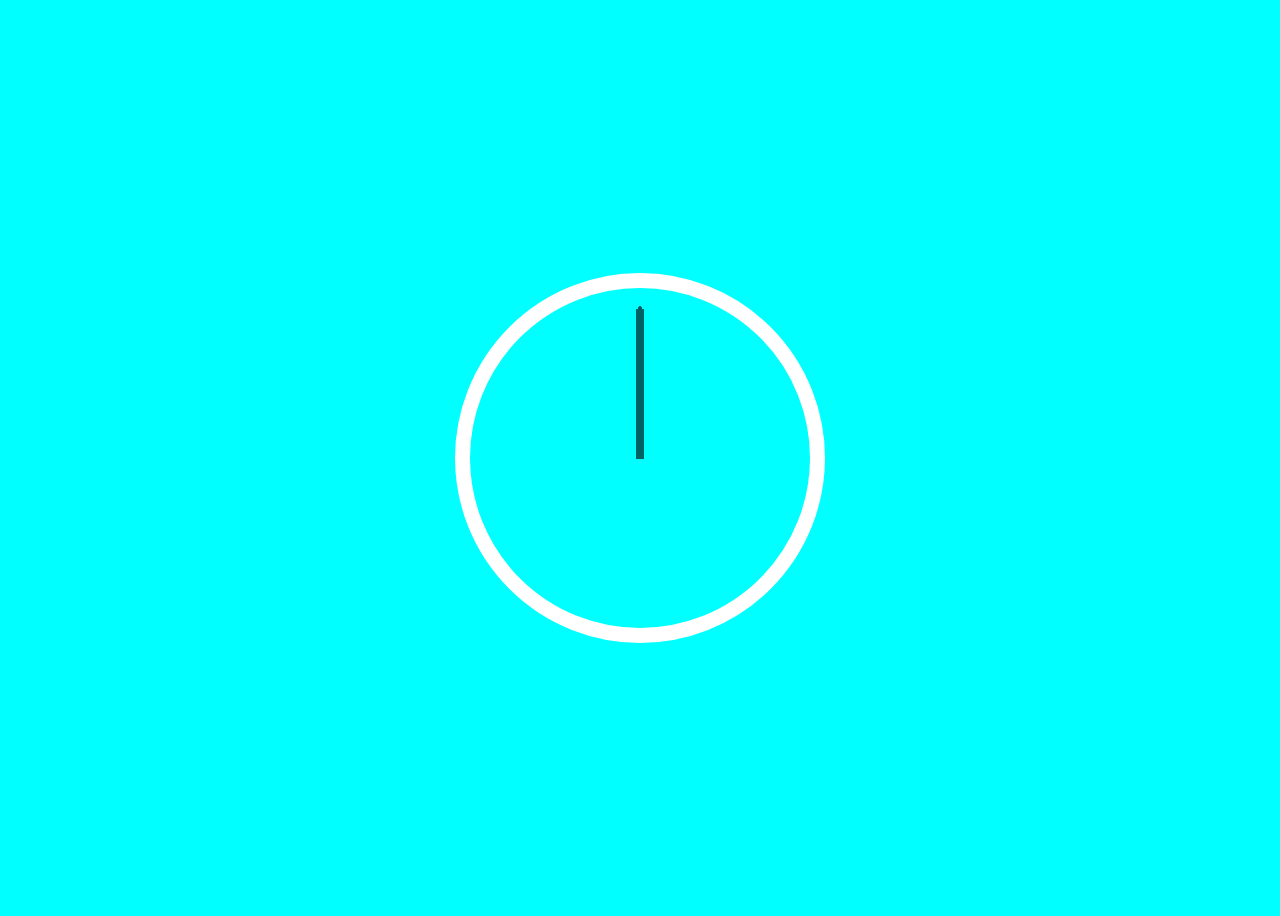
<file: clock/index.html>
<!DOCTYPE html>
<html lang="en">
  <head>
    <meta charset="UTF-8" />
    <meta http-equiv="X-UA-Compatible" content="IE=edge" />
    <meta name="viewport" content="width=device-width, initial-scale=1.0" />
    <title>Clock</title>
    <link rel="stylesheet" href="style.css" />
  </head>
  <body>
    <div class="clock">
      <div class="clock-face">
        <div class="hand hour-hand"></div>
        <div class="hand min-hand"></div>
        <div class="hand second-hand"></div>
      </div>
    </div>
    <script src="main.js"></script>
  </body>
</html>
<!--test-->
</file>
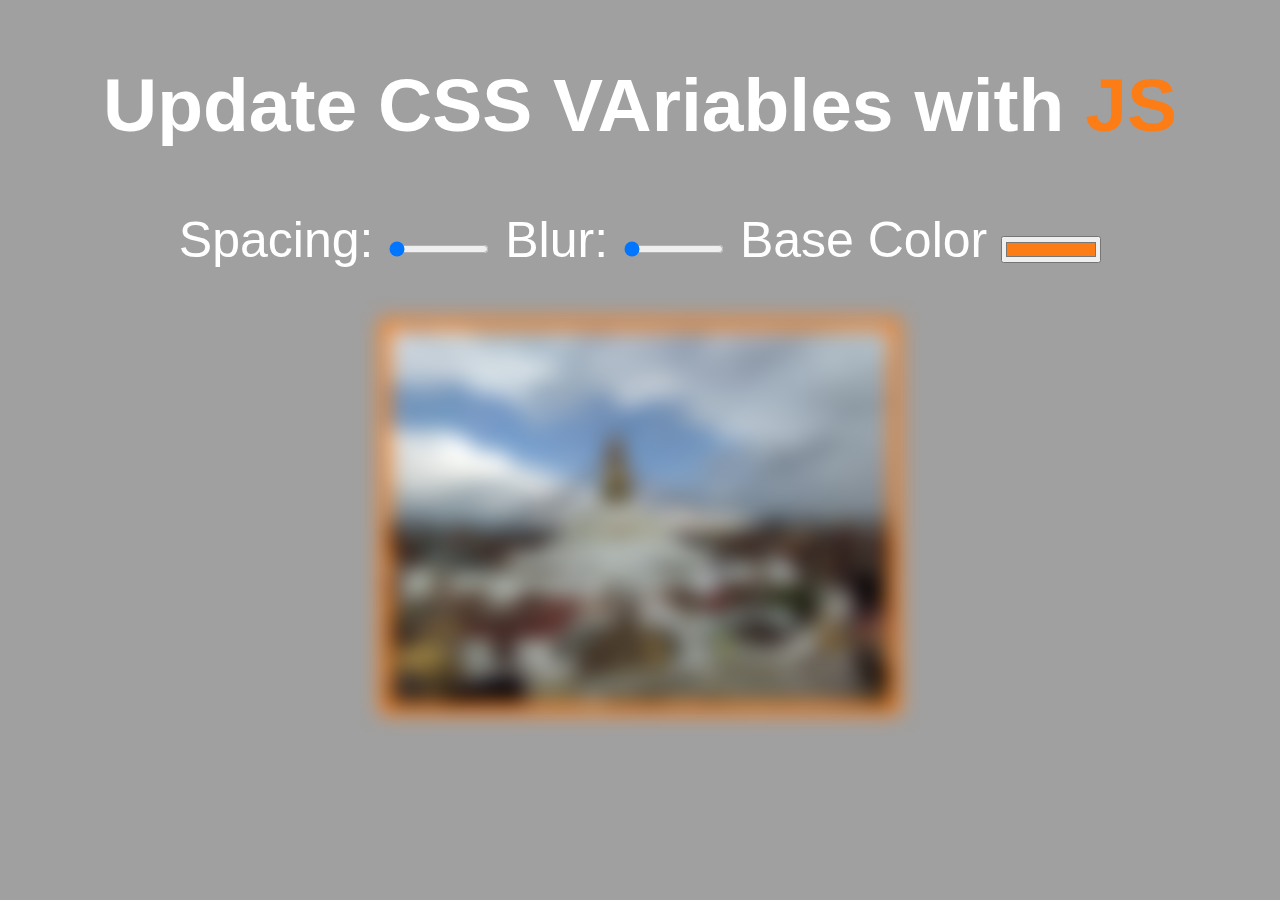
<file: css variables with js/index.html>
<!DOCTYPE html>
<html lang="en">
<head>
    <meta charset="UTF-8">
    <meta http-equiv="X-UA-Compatible" content="IE=edge">
    <meta name="viewport" content="width=device-width, initial-scale=1.0">
    <title>Scoped CSS Variables and JS</title>
    <link rel="stylesheet" href="style.css">
</head>
<body>
    <h2>Update CSS VAriables with <span class="hl">JS</span></h2>
    <div class="controls">
        <label for="spacing">Spacing:</label>
        <input type="range" name="spacing" min="10" max="200" value="10" data-sizing="px">

        <label for="blur">Blur:</label>
        <input type="range" name="blur" min="0" max="5" value="0" data-sizing="px">

        <label for="base">Base Color</label>
        <input type="color" name="base" value="#fc7d16">
    </div>

    <div class="img">
        <img src="image.jpg" alt="image">
    </div>
</body>
<script src="main.js"></script>
</html>
</file>
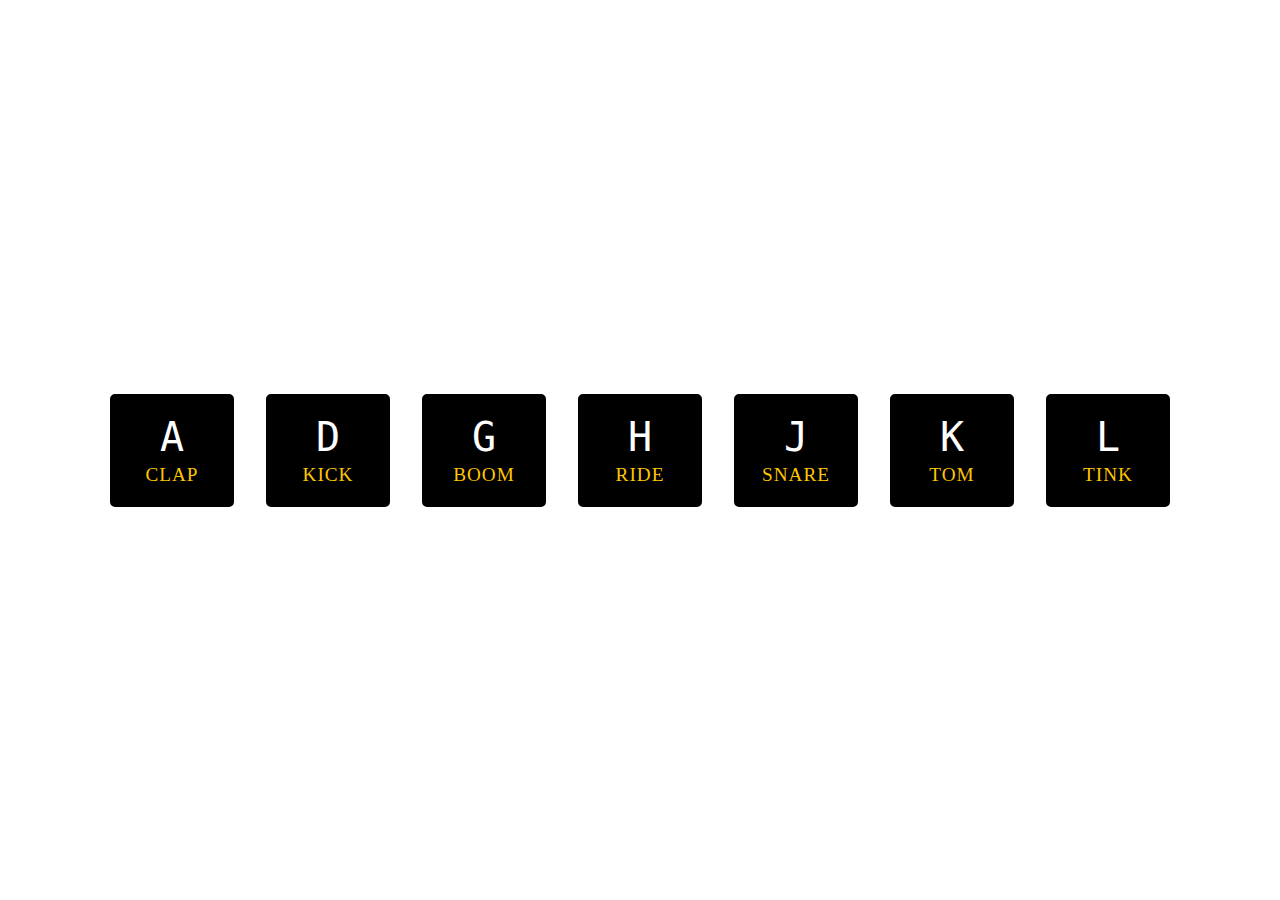
<file: drum kit/index.html>
<!DOCTYPE html>
<html lang="en">
<head>
    <meta charset="UTF-8">
    <meta http-equiv="X-UA-Compatible" content="IE=edge">
    <meta name="viewport" content="width=device-width, initial-scale=1.0">
    <title>Drum Kit</title>
    <link rel="stylesheet" href="style.css">
</head>
<body>
    <div class="keys">
        <div data-key="65" class="key">
            <kbd>A</kbd>
            <span class="sound">clap</span>
        </div>
        <div data-key="68" class="key">
            <kbd>D</kbd>
            <span class="sound">kick</span>
        </div>
        <div data-key="71" class="key">
            <kbd>G</kbd>
            <span class="sound">boom</span>
        </div>
        <div data-key="72" class="key">
            <kbd>H</kbd>
            <span class="sound">ride</span>
        </div>
        <div data-key="74" class="key">
            <kbd>J</kbd>
            <span class="sound">snare</span>
        </div>
        <div data-key="75" class="key">
            <kbd>K</kbd>
            <span class="sound">tom</span>
        </div>
        <div data-key="76" class="key">
            <kbd>L</kbd>
            <span class="sound">tink</span>
        </div> 
    </div>
    
    <audio data-key="65" src="sounds/crash.mp3"></audio>
    <audio data-key="68" src="sounds/kick-bass.mp3"></audio>
    <audio data-key="71" src="sounds/tom-4.mp3"></audio>
    <audio data-key="72" src="sounds/tom-3.mp3"></audio>
    <audio data-key="74" src="sounds/snare.mp3"></audio>
    <audio data-key="75" src="sounds/tom-1.mp3"></audio>
    <audio data-key="76" src="sounds/tom-2.mp3"></audio>

    <script src="main.js"></script>
</body>
</html>
</file>
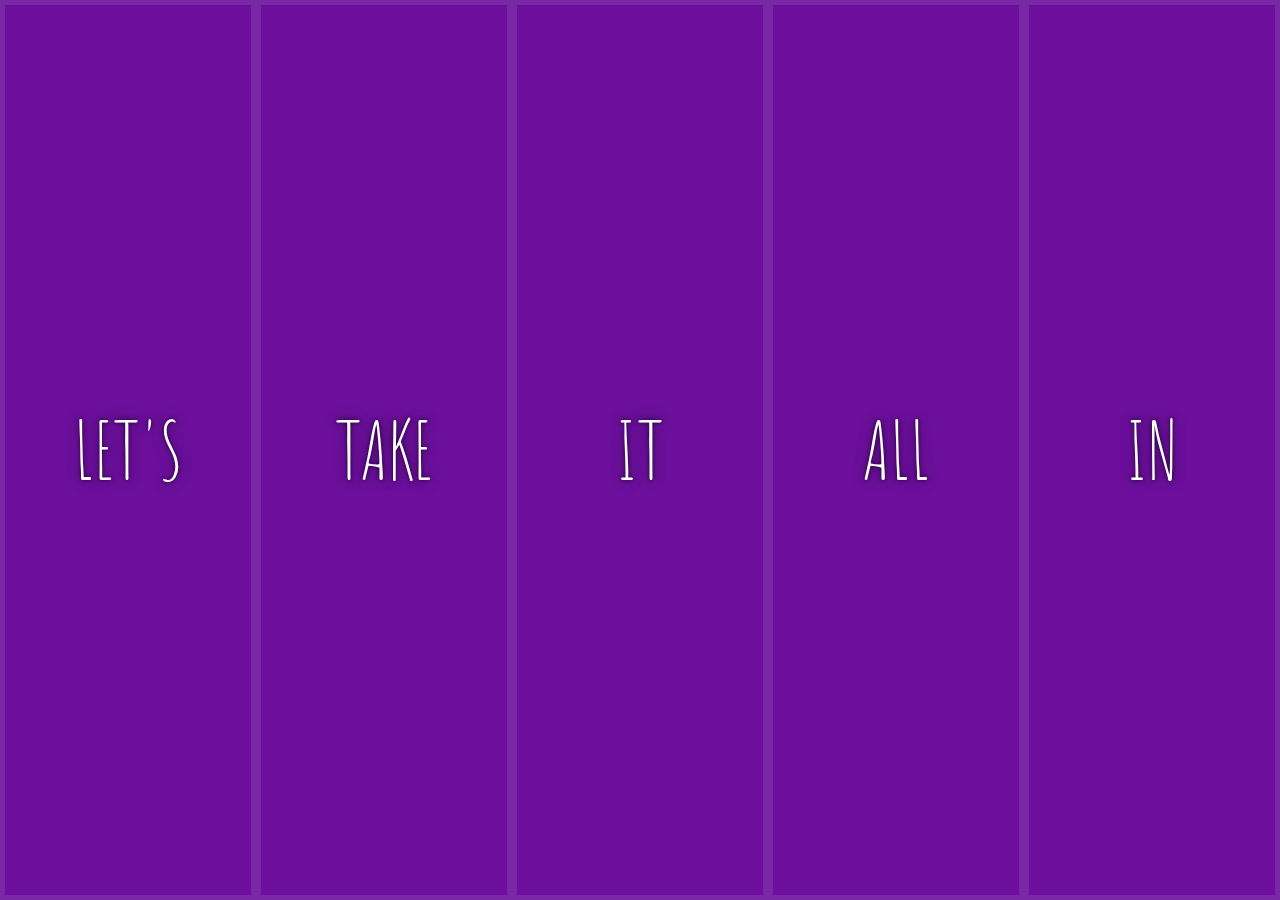
<file: Flexbox + JavaScript Image Gallery/index.html>
<!DOCTYPE html>
<html lang="en">
<head>
  <meta charset="UTF-8">
  <title>Flex Panels 💪</title>
  <link href='https://fonts.googleapis.com/css?family=Amatic+SC' rel='stylesheet' type='text/css'>
  <link rel="icon" href="https://fav.farm/🔥" />
  <link rel="stylesheet" href="style.css">
</head>
<body>
  <div class="panels">
    <div class="panel panel1">
      <p>Hey</p>
      <p>Let's</p>
      <p>Dance</p>
    </div>
    <div class="panel panel2">
      <p>Give</p>
      <p>Take</p>
      <p>Receive</p>
    </div>
    <div class="panel panel3">
      <p>Experience</p>
      <p>It</p>
      <p>Today</p>
    </div>
    <div class="panel panel4">
      <p>Give</p>
      <p>All</p>
      <p>You can</p>
    </div>
    <div class="panel panel5">
      <p>Life</p>
      <p>In</p>
      <p>Motion</p>
    </div>
  </div>

  <script src="main.js">

  </script>



</body>
</html>
</file>
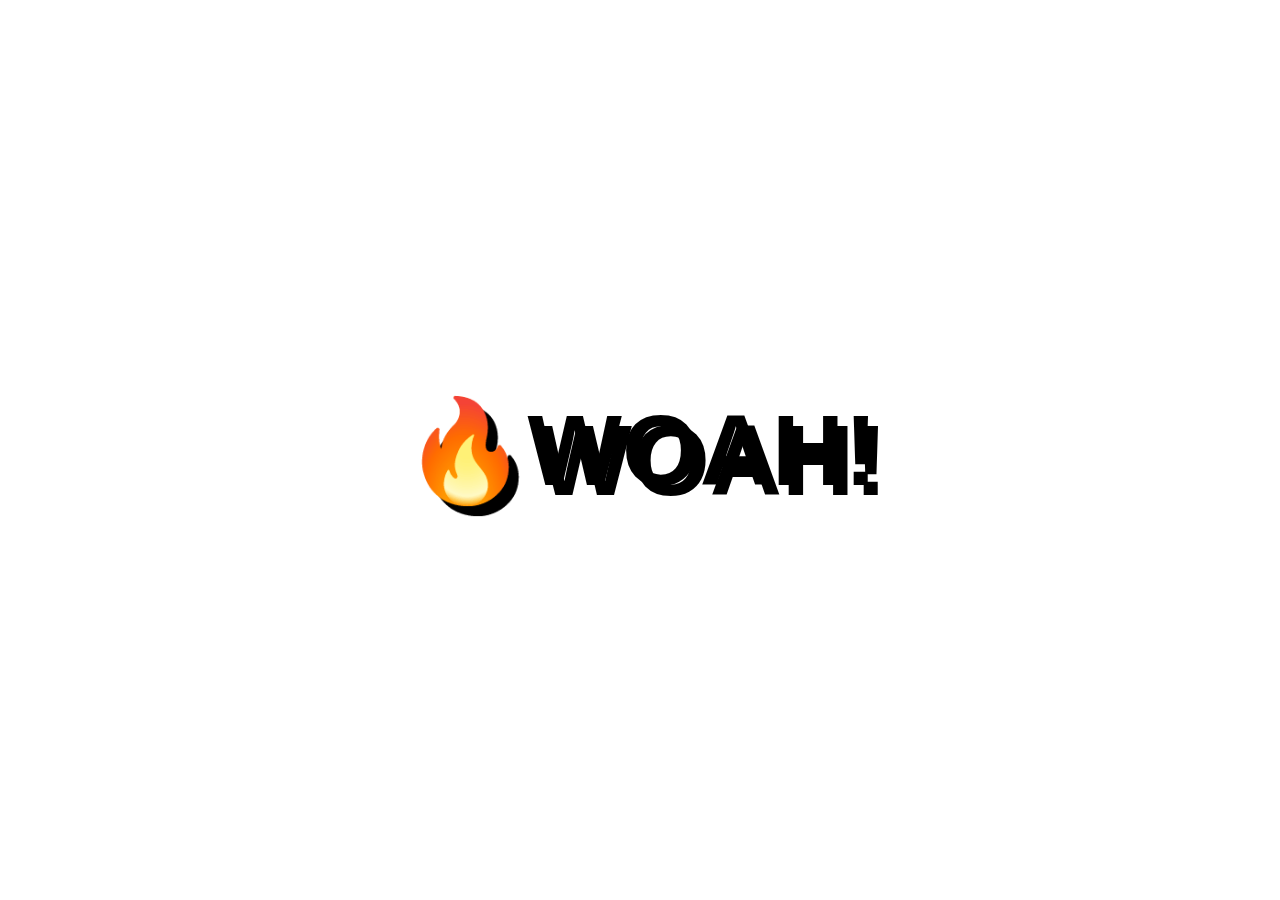
<file: Shadow on Mouse Move Effect/index.html>
<!DOCTYPE html>
<html lang="en">
  <head>
    <meta charset="UTF-8" />
    <title>Mouse Shadow</title>
    <link rel="icon" href="https://fav.farm/🔥" />
    <link rel="stylesheet" href="style.css" />
  </head>
  <body>
    <div class="hero">
      <h1 contenteditable>🔥WOAH!</h1>
    </div>

    <script src="main.js"></script>
  </body>
</html>
</file>
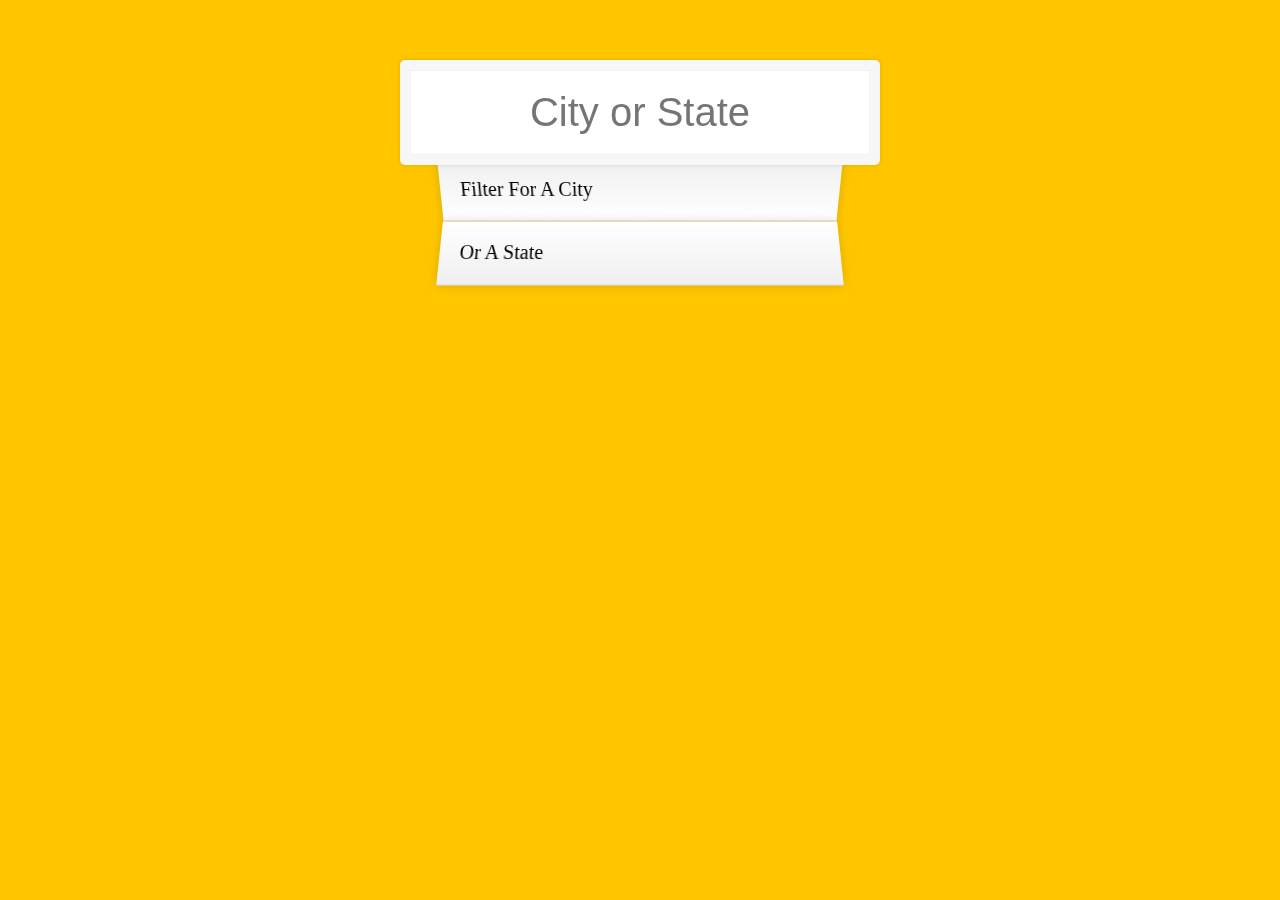
<file: Type Ahead/index.html>
<!DOCTYPE html>
<html lang="en">
  <head>
    <meta charset="UTF-8" />
    <title>Type Ahead 👀</title>
    <link rel="stylesheet" href="style.css" />
    <link rel="icon" href="https://fav.farm/🔥" />
  </head>
  <body>
    <form class="search-form">
      <input type="text" class="search" placeholder="City or State" />
      <ul class="suggestions">
        <li>Filter for a city</li>
        <li>or a state</li>
      </ul>
    </form>
    <script src="main.js"></script>
  </body>
</html>
</file>
<file: clock/style.css>
html{
    background-color: aqua;
    text-align: center;
    font-size: 10px;
}
body{
  font-size: 2rem;
  display: flex;
  flex: 1;
  min-height: 100vh;
  align-items: center;
}

.clock{
    width: 30rem;
    height: 30rem;
    border: 15px solid white;
    border-radius: 50%;
    margin: 50px auto;
    position: relative;
    padding: 2rem;
}

.clock-face{
    position: relative;
    width: 100%;
    height: 100%;
    transform: translateY(-3px);
}

.hand{
    width: 50%;
    background: rgb(0, 99, 99);
    position: absolute;
    top: 50%;
    transform-origin: 100%;
    transform: rotate(90deg);
    transition: all 0.15s;
    transition-timing-function: cubic-bezier(0.1, 2.7, 0.58, 1);
}

.hour-hand{
    height: 8px;
}

.min-hand{
    height: 4px;
}

.second-hand{
    height: 2px;
}
</file>
<file: css variables with js/style.css>
:root{
    --base: #fc7d16;
    --spacing: 10px;
    --blur: 10px;
}

img{
    padding: var(--spacing);
    background: var(--base);
    filter: blur(var(--blur));
}

.hl{
    color: var(--base);
}

body{
    text-align: center;
}

body{
    background: #a0a0a0;
    color: white;
    font-family: Helvetica, sans-serif;
    font-weight: 100;
    font-size: 50px;
}

.controls{
    margin-bottom: 50px;
}

input{
    width: 100px;
}

img{
    max-height: 375px;
    max-width: 600px;
}
</file>
<file: drum kit/style.css>
body{
    margin: 0px;
    padding: 0px;
}

.keys{
    display: flex;
    align-items: center;
    height: 100vh;
    justify-content: center;
}

.key{
    border: 4px solid black;
    border-radius: 5px;
    margin: 1rem;
    font-size: 1.5rem;
    padding: 1rem .5rem;
    transition: all 0.07s;
    width: 100px;
    text-align: center;
    color: #fff;
    background: #000000;
    text-shadow: 0 0 5px #000000;
}

.playing{
    transform: scale(1.1);
    border-color: #ffc600;
    box-shadow: 0 0  10px #ffc600;
}

kbd{
    display: block;
    font-size: 40px;
}

.sound{
    font-size: 1.2rem;
    text-transform: uppercase;
    letter-spacing: 1px;
    color: #ffc600;
}
</file>
<file: Flexbox + JavaScript Image Gallery/style.css>
html {
  box-sizing: border-box;
  background: #ffc600;
  font-family: "helvetica neue";
  font-size: 20px;
  font-weight: 200;
}

body {
  margin: 0;
}

*,
*:before,
*:after {
  box-sizing: inherit;
}

.panels {
  min-height: 100vh;
  overflow: hidden;
  display: flex;
}

.panel {
  background: #6b0f9c;
  box-shadow: inset 0 0 0 5px rgba(255, 255, 255, 0.1);
  color: white;
  text-align: center;
  align-items: center;
  /* Safari transitionend event.propertyName === flex */
  /* Chrome + FF transitionend event.propertyName === flex-grow */
  transition: font-size 0.7s cubic-bezier(0.61, -0.19, 0.7, -0.11),
    flex 0.7s cubic-bezier(0.61, -0.19, 0.7, -0.11), background 0.2s;
  font-size: 20px;
  background-size: cover;
  background-position: center;

  flex: 1;
  justify-content: center;
  align-items: center;
  display: flex;
  flex-direction: column;
}

.panel1 {
  background-image: url(https://source.unsplash.com/gYl-UtwNg_I/1500x1500);
}
.panel2 {
  background-image: url(https://source.unsplash.com/rFKUFzjPYiQ/1500x1500);
}
.panel3 {
  background-image: url(https://images.unsplash.com/photo-1465188162913-8fb5709d6d57?ixlib=rb-0.3.5&q=80&fm=jpg&crop=faces&cs=tinysrgb&w=1500&h=1500&fit=crop&s=967e8a713a4e395260793fc8c802901d);
}
.panel4 {
  background-image: url(https://source.unsplash.com/ITjiVXcwVng/1500x1500);
}
.panel5 {
  background-image: url(https://source.unsplash.com/3MNzGlQM7qs/1500x1500);
}

/* Flex Children */
.panel > * {
  margin: 0;
  width: 100%;
  transition: transform 0.5s;
  flex: 1 0 auto;
  justify-content: center;
  align-items: center;
  display: flex;
}

.panel > *:first-child {
  transform: translateY(-100%);
}

.panel > *:last-child {
  transform: translateY(100%);
}

.panel.open-active > *:last-child {
  transform: translateY(0);
}
.panel.open-active > *:first-child {
  transform: translateY(0);
}

.panel p {
  text-transform: uppercase;
  font-family: "Amatic SC", cursive;
  text-shadow: 0 0 4px rgba(0, 0, 0, 0.72), 0 0 14px rgba(0, 0, 0, 0.45);
  font-size: 2em;
}

.panel p:nth-child(2) {
  font-size: 4em;
}

.panel.open {
  font-size: 40px;
  flex: 5;
}
</file>
<file: Shadow on Mouse Move Effect/style.css>
html {
    color: black;
    font-family: sans-serif;
  }

  body {
    margin: 0;
  }

  .hero {
    min-height: 100vh;
    display: flex;
    justify-content: center;
    align-items: center;
    color: black;
  }

  h1 {
    text-shadow: 10px 10px 0 rgba(0,0,0,1);
    font-size: 100px;
  }
</file>
<file: Type Ahead/style.css>
html {
  box-sizing: border-box;
  background: #ffc600;
  font-family: "helvetica neue";
  font-size: 20px;
  font-weight: 200;
}

*,
*:before,
*:after {
  box-sizing: inherit;
}

input {
  width: 100%;
  padding: 20px;
}

.search-form {
  max-width: 400px;
  margin: 50px auto;
}

input.search {
  margin: 0;
  text-align: center;
  outline: 0;
  border: 10px solid #f7f7f7;
  width: 120%;
  left: -10%;
  position: relative;
  top: 10px;
  z-index: 2;
  border-radius: 5px;
  font-size: 40px;
  box-shadow: 0 0 5px rgba(0, 0, 0, 0.12), inset 0 0 2px rgba(0, 0, 0, 0.19);
}

.suggestions {
  margin: 0;
  padding: 0;
  position: relative;
  /*perspective: 20px;*/
}

.suggestions li {
  background: white;
  list-style: none;
  border-bottom: 1px solid #d8d8d8;
  box-shadow: 0 0 10px rgba(0, 0, 0, 0.14);
  margin: 0;
  padding: 20px;
  transition: background 0.2s;
  display: flex;
  justify-content: space-between;
  text-transform: capitalize;
}

.suggestions li:nth-child(even) {
  transform: perspective(100px) rotateX(3deg) translateY(2px) scale(1.001);
  background: linear-gradient(to bottom, #ffffff 0%, #efefef 100%);
}

.suggestions li:nth-child(odd) {
  transform: perspective(100px) rotateX(-3deg) translateY(3px);
  background: linear-gradient(to top, #ffffff 0%, #efefef 100%);
}

span.population {
  font-size: 15px;
}

.hl {
  background: #ffc600;
}
</file>
